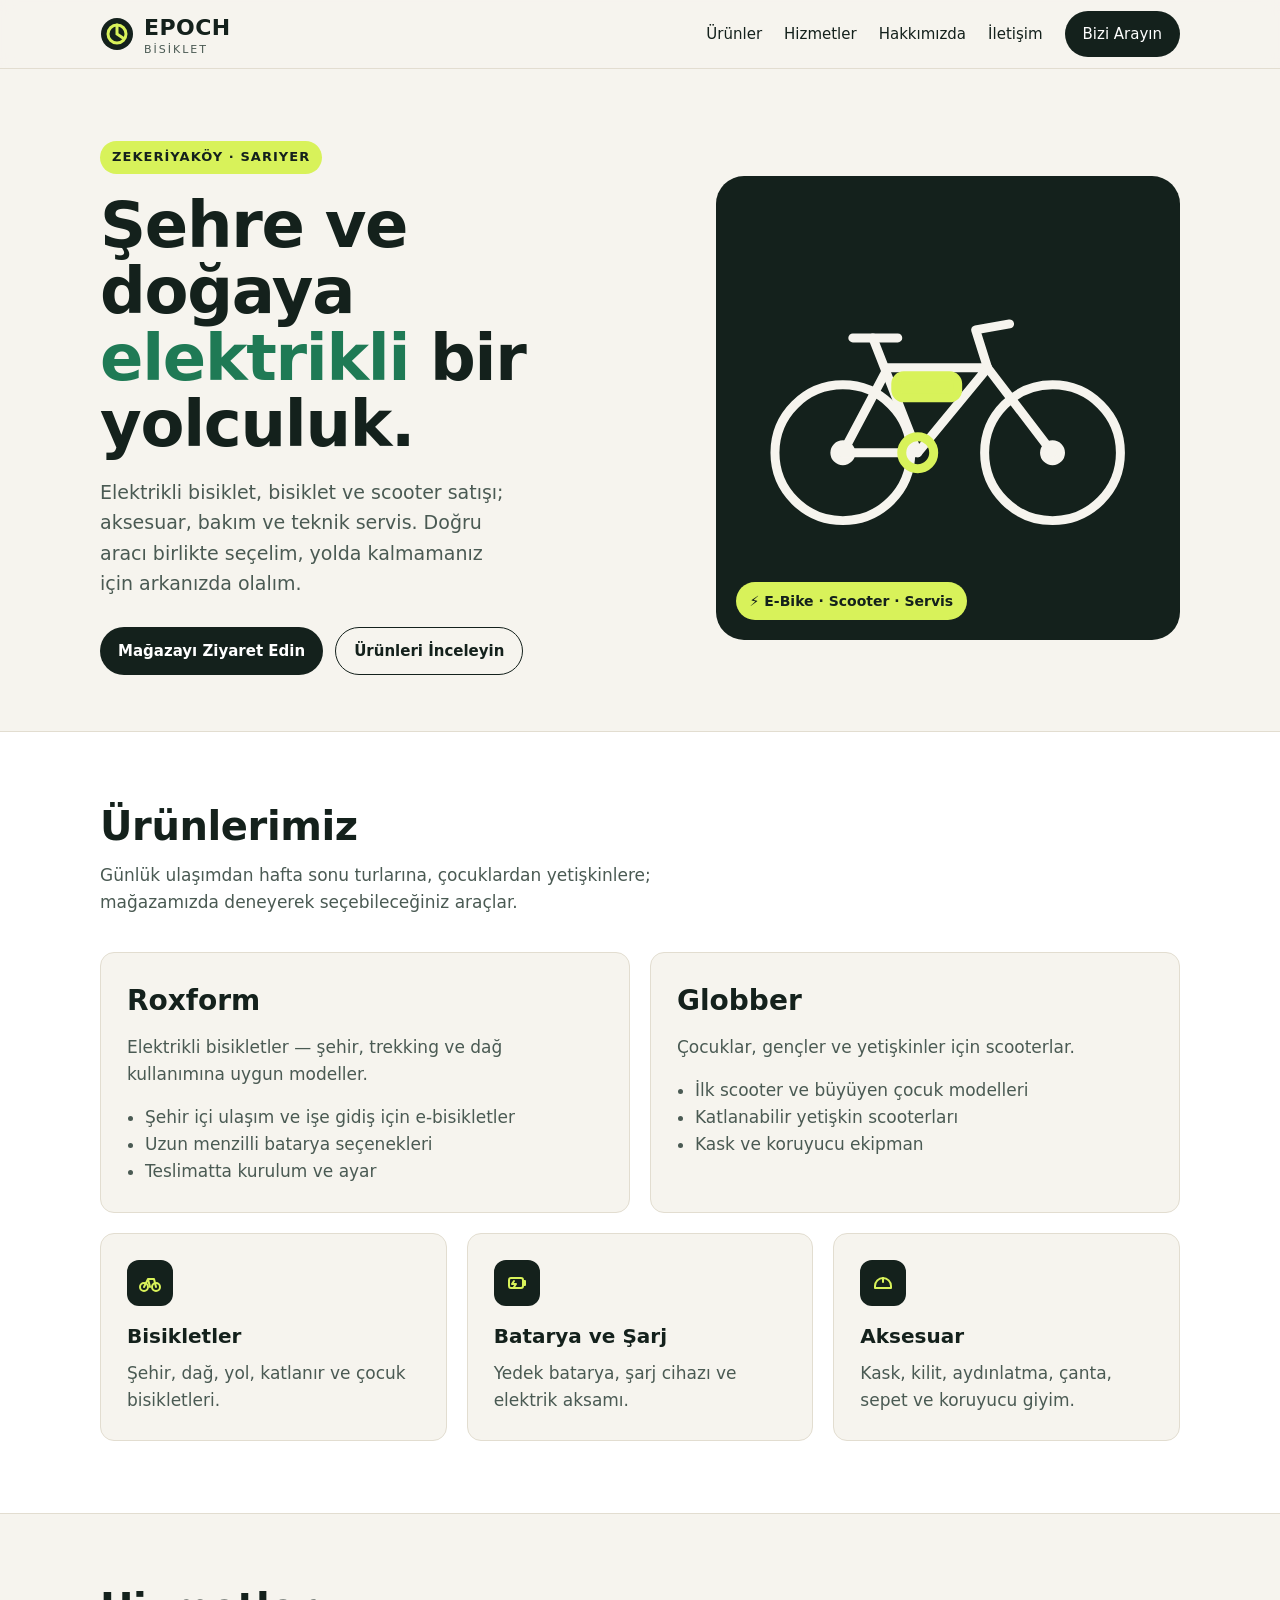
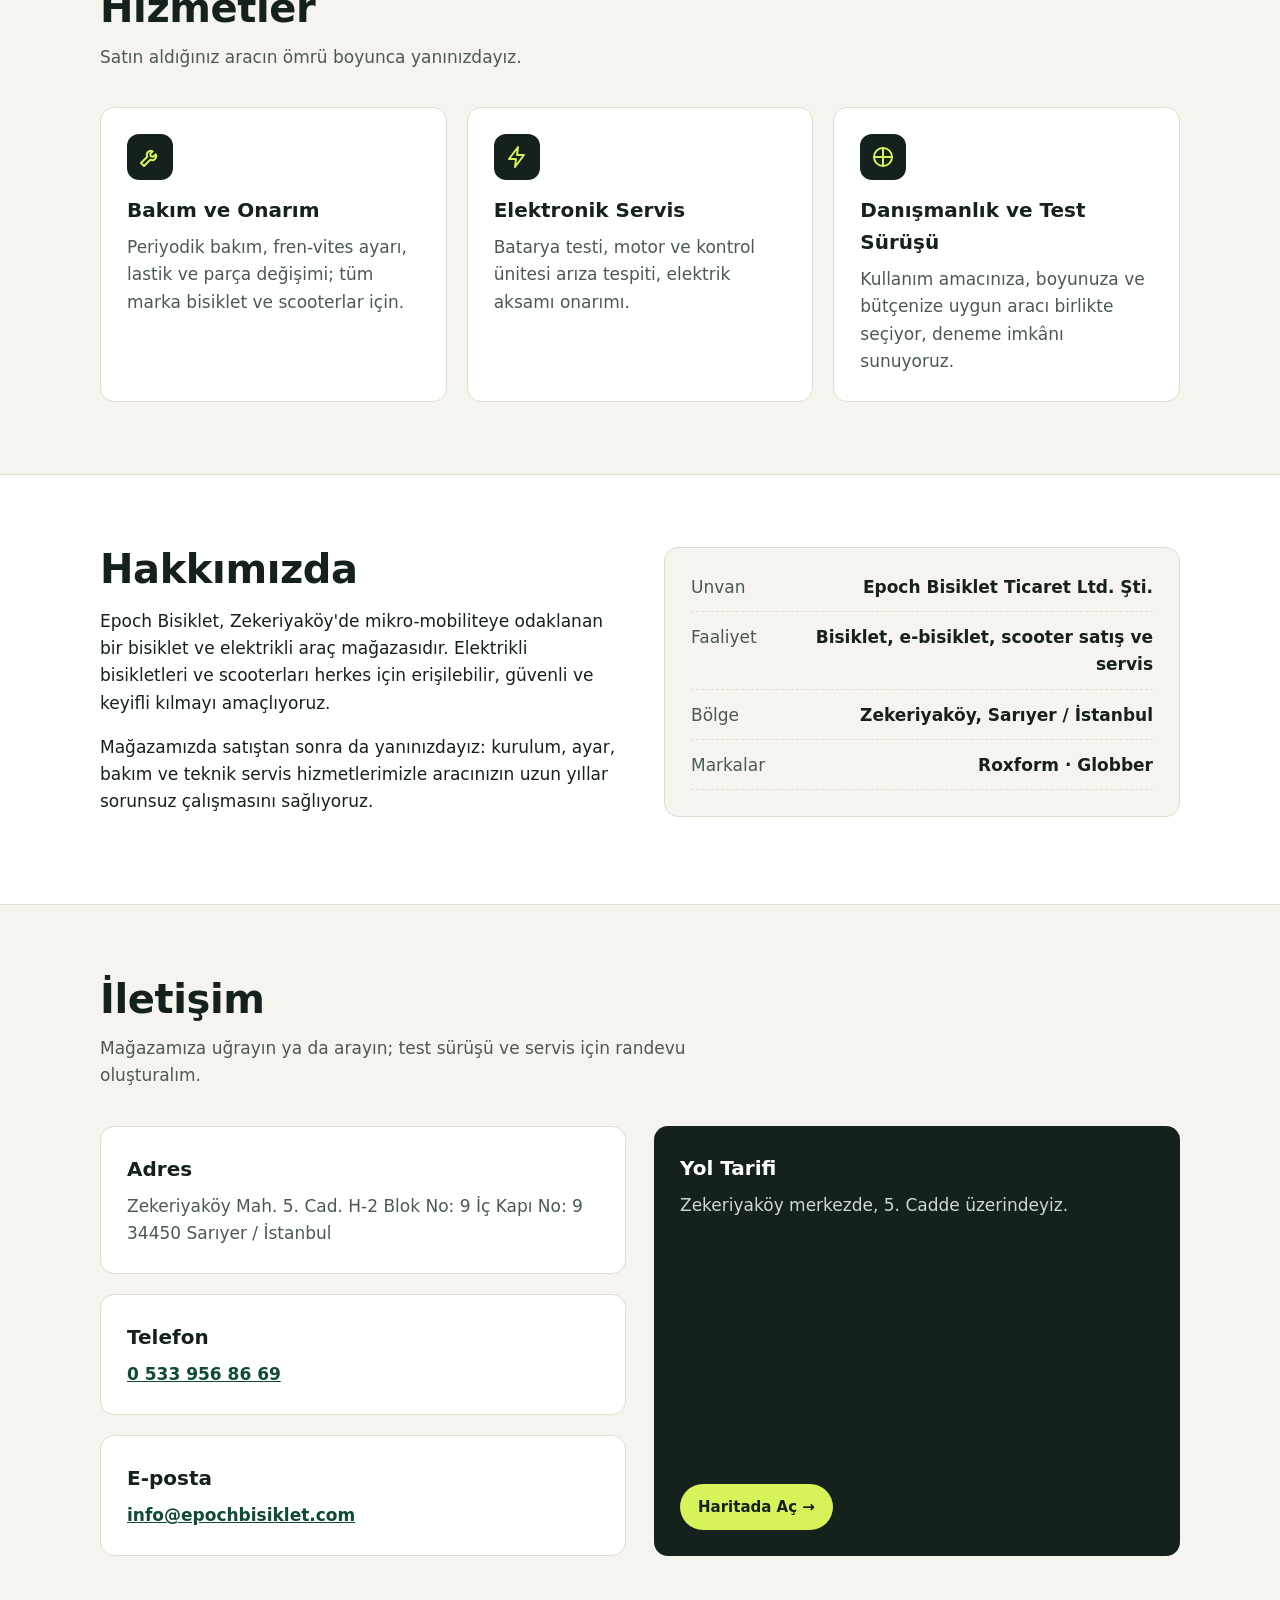
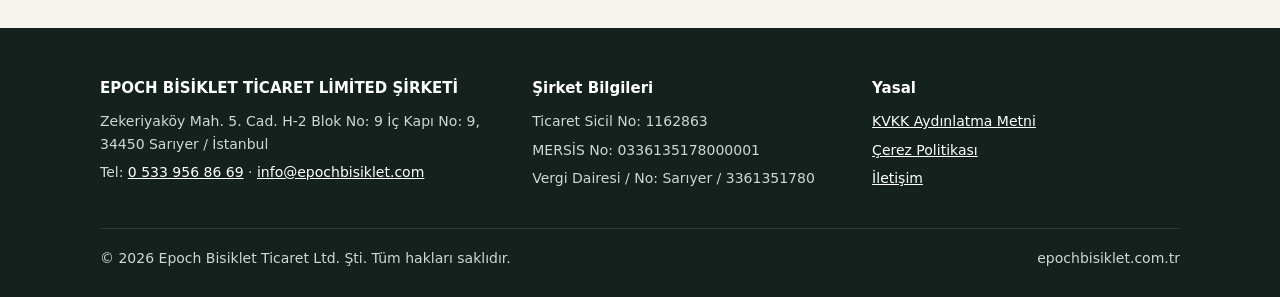
<file: index.html>
<!doctype html>
<html lang="tr">
<head>
<meta charset="utf-8">
<meta name="viewport" content="width=device-width,initial-scale=1">
<title>Epoch Bisiklet | Elektrikli Bisiklet ve Scooter – Zekeriyaköy, Sarıyer</title>
<meta name="description" content="Epoch Bisiklet: Zekeriyaköy, Sarıyer'de elektrikli bisiklet, bisiklet ve scooter satışı, aksesuar ve teknik servis. Roxform elektrikli bisikletleri ve Globber scooterları.">
<link rel="canonical" href="https://www.epochbisiklet.com.tr/">
<meta property="og:type" content="website">
<meta property="og:title" content="Epoch Bisiklet – Zekeriyaköy">
<meta property="og:description" content="Elektrikli bisiklet, bisiklet ve scooter satışı, aksesuar ve teknik servis.">
<meta property="og:url" content="https://www.epochbisiklet.com.tr/">
<meta property="og:locale" content="tr_TR">
<link rel="icon" href="favicon.svg" type="image/svg+xml">
<link rel="stylesheet" href="style.css">
<script type="application/ld+json">
{
  "@context":"https://schema.org",
  "@type":"BicycleStore",
  "name":"Epoch Bisiklet",
  "legalName":"Epoch Bisiklet Ticaret Limited Şirketi",
  "url":"https://www.epochbisiklet.com.tr/",
  "telephone":"+90-533-956-86-69",
  "taxID":"3361351780",
  "address":{
    "@type":"PostalAddress",
    "streetAddress":"Zekeriyaköy Mah. 5. Cad. H-2 Blok No: 9 İç Kapı No: 9",
    "addressLocality":"Sarıyer",
    "addressRegion":"İstanbul",
    "postalCode":"34450",
    "addressCountry":"TR"
  },
  "areaServed":["Zekeriyaköy","Sarıyer","İstanbul"]
}
</script>
</head>
<body>

<header class="top">
  <div class="wrap">
    <a class="brand" href="#">
      <svg width="34" height="34" viewBox="0 0 34 34" aria-hidden="true"><circle cx="17" cy="17" r="16" fill="#14211c"/><circle cx="17" cy="17" r="9" fill="none" stroke="#d8f25a" stroke-width="3"/><path d="M17 8v9l6 4" stroke="#d8f25a" stroke-width="3" fill="none" stroke-linecap="round"/></svg>
      <span>EPOCH<small>Bisiklet</small></span>
    </a>
    <button class="menu-toggle" aria-label="Menü" onclick="document.querySelector('.nav').classList.toggle('open')">☰</button>
    <nav class="nav">
      <a href="#urunler">Ürünler</a>
      <a href="#hizmetler">Hizmetler</a>
      <a href="#hakkimizda">Hakkımızda</a>
      <a href="#iletisim">İletişim</a>
      <a class="btn" href="tel:+905339568669">Bizi Arayın</a>
    </nav>
  </div>
</header>

<main>
  <section class="hero">
    <div class="wrap">
      <div>
        <span class="eyebrow">Zekeriyaköy · Sarıyer</span>
        <h1>Şehre ve doğaya <em>elektrikli</em> bir yolculuk.</h1>
        <p class="lead">Elektrikli bisiklet, bisiklet ve scooter satışı; aksesuar, bakım ve teknik servis. Doğru aracı birlikte seçelim, yolda kalmamanız için arkanızda olalım.</p>
        <div class="cta">
          <a class="btn" href="#iletisim">Mağazayı Ziyaret Edin</a>
          <a class="btn alt" href="#urunler">Ürünleri İnceleyin</a>
        </div>
      </div>
      <div class="hero-art" aria-hidden="true">
        <svg viewBox="0 0 400 260" fill="none" stroke="#f6f4ee" stroke-width="9" stroke-linecap="round" stroke-linejoin="round">
          <circle cx="95" cy="175" r="68"/>
          <circle cx="305" cy="175" r="68"/>
          <circle cx="95" cy="175" r="8" fill="#f6f4ee"/>
          <circle cx="305" cy="175" r="8" fill="#f6f4ee"/>
          <path d="M95 175 L170 175 L240 90 L140 90 Z"/>
          <path d="M170 175 L125 60"/>
          <path d="M105 60 L150 60"/>
          <path d="M240 90 L305 175"/>
          <path d="M240 90 L228 52 L262 46"/>
          <rect x="148" y="98" width="62" height="22" rx="8" fill="#d8f25a" stroke="#d8f25a"/>
          <circle cx="170" cy="175" r="16" stroke="#d8f25a"/>
        </svg>
        <span class="tag">⚡ E-Bike · Scooter · Servis</span>
      </div>
    </div>
  </section>

  <section id="urunler" class="alt">
    <div class="wrap">
      <h2>Ürünlerimiz</h2>
      <p class="sub">Günlük ulaşımdan hafta sonu turlarına, çocuklardan yetişkinlere; mağazamızda deneyerek seçebileceğiniz araçlar.</p>
      <div class="grid g2">
        <div class="card brand-card">
          <span class="name">Roxform</span>
          <p>Elektrikli bisikletler — şehir, trekking ve dağ kullanımına uygun modeller.</p>
          <ul>
            <li>Şehir içi ulaşım ve işe gidiş için e-bisikletler</li>
            <li>Uzun menzilli batarya seçenekleri</li>
            <li>Teslimatta kurulum ve ayar</li>
          </ul>
        </div>
        <div class="card brand-card">
          <span class="name">Globber</span>
          <p>Çocuklar, gençler ve yetişkinler için scooterlar.</p>
          <ul>
            <li>İlk scooter ve büyüyen çocuk modelleri</li>
            <li>Katlanabilir yetişkin scooterları</li>
            <li>Kask ve koruyucu ekipman</li>
          </ul>
        </div>
      </div>
      <div class="grid g3" style="margin-top:20px">
        <div class="card">
          <div class="ico"><svg viewBox="0 0 24 24"><circle cx="6" cy="16" r="4"/><circle cx="18" cy="16" r="4"/><path d="M6 16l4-8h6l2 8M10 8l2 8"/></svg></div>
          <h3>Bisikletler</h3>
          <p>Şehir, dağ, yol, katlanır ve çocuk bisikletleri.</p>
        </div>
        <div class="card">
          <div class="ico"><svg viewBox="0 0 24 24"><rect x="4" y="7" width="14" height="10" rx="2"/><path d="M18 10h2v4h-2M9 10l-2 3h4l-2 3"/></svg></div>
          <h3>Batarya ve Şarj</h3>
          <p>Yedek batarya, şarj cihazı ve elektrik aksamı.</p>
        </div>
        <div class="card">
          <div class="ico"><svg viewBox="0 0 24 24"><path d="M4 15a8 8 0 0 1 16 0v2H4z"/><path d="M12 7v4"/></svg></div>
          <h3>Aksesuar</h3>
          <p>Kask, kilit, aydınlatma, çanta, sepet ve koruyucu giyim.</p>
        </div>
      </div>
    </div>
  </section>

  <section id="hizmetler">
    <div class="wrap">
      <h2>Hizmetler</h2>
      <p class="sub">Satın aldığınız aracın ömrü boyunca yanınızdayız.</p>
      <div class="grid g3">
        <div class="card">
          <div class="ico"><svg viewBox="0 0 24 24"><path d="M14.7 6.3a4 4 0 0 0-5.4 5.4L3 18l3 3 6.3-6.3a4 4 0 0 0 5.4-5.4l-2.5 2.5-2.4-.6-.6-2.4z"/></svg></div>
          <h3>Bakım ve Onarım</h3>
          <p>Periyodik bakım, fren-vites ayarı, lastik ve parça değişimi; tüm marka bisiklet ve scooterlar için.</p>
        </div>
        <div class="card">
          <div class="ico"><svg viewBox="0 0 24 24"><path d="M13 2L4 14h7l-1 8 9-12h-7z"/></svg></div>
          <h3>Elektronik Servis</h3>
          <p>Batarya testi, motor ve kontrol ünitesi arıza tespiti, elektrik aksamı onarımı.</p>
        </div>
        <div class="card">
          <div class="ico"><svg viewBox="0 0 24 24"><path d="M3 12h18M12 3v18"/><circle cx="12" cy="12" r="9"/></svg></div>
          <h3>Danışmanlık ve Test Sürüşü</h3>
          <p>Kullanım amacınıza, boyunuza ve bütçenize uygun aracı birlikte seçiyor, deneme imkânı sunuyoruz.</p>
        </div>
      </div>
    </div>
  </section>

  <section id="hakkimizda" class="alt">
    <div class="wrap about">
      <div>
        <h2>Hakkımızda</h2>
        <p>Epoch Bisiklet, Zekeriyaköy'de mikro-mobiliteye odaklanan bir bisiklet ve elektrikli araç mağazasıdır. Elektrikli bisikletleri ve scooterları herkes için erişilebilir, güvenli ve keyifli kılmayı amaçlıyoruz.</p>
        <p>Mağazamızda satıştan sonra da yanınızdayız: kurulum, ayar, bakım ve teknik servis hizmetlerimizle aracınızın uzun yıllar sorunsuz çalışmasını sağlıyoruz.</p>
      </div>
      <div class="card">
        <ul class="facts">
          <li><span>Unvan</span><span>Epoch Bisiklet Ticaret Ltd. Şti.</span></li>
          <li><span>Faaliyet</span><span>Bisiklet, e-bisiklet, scooter satış ve servis</span></li>
          <li><span>Bölge</span><span>Zekeriyaköy, Sarıyer / İstanbul</span></li>
          <li><span>Markalar</span><span>Roxform · Globber</span></li>
        </ul>
      </div>
    </div>
  </section>

  <section id="iletisim">
    <div class="wrap">
      <h2>İletişim</h2>
      <p class="sub">Mağazamıza uğrayın ya da arayın; test sürüşü ve servis için randevu oluşturalım.</p>
      <div class="contact">
        <div class="grid">
          <div class="card">
            <h3 style="margin-top:0">Adres</h3>
            <p>Zekeriyaköy Mah. 5. Cad. H-2 Blok No: 9 İç Kapı No: 9<br>34450 Sarıyer / İstanbul</p>
          </div>
          <div class="card">
            <h3 style="margin-top:0">Telefon</h3>
            <p><a href="tel:+905339568669">0 533 956 86 69</a></p>
          </div>
          <div class="card">
            <h3 style="margin-top:0">E-posta</h3>
            <p><a href="mailto:info@epochbisiklet.com">info@epochbisiklet.com</a></p>
          </div>
        </div>
        <div class="card" style="display:flex;flex-direction:column;justify-content:space-between;background:var(--ink);color:#fff;border:0">
          <div><h3 style="margin-top:0;color:#fff">Yol Tarifi</h3><p style="color:#cfd8d3">Zekeriyaköy merkezde, 5. Cadde üzerindeyiz.</p></div>
          <p style="margin-top:24px"><a class="btn" style="background:var(--volt);color:var(--ink) !important" href="https://www.google.com/maps/search/?api=1&amp;query=Zekeriyak%C3%B6y+Mah.+5.+Cad.+Sar%C4%B1yer+%C4%B0stanbul" target="_blank" rel="noopener">Haritada Aç →</a></p>
        </div>
      </div>
    </div>
  </section>
</main>

<footer>
  <div class="wrap">
    <div class="cols">
      <div>
        <h4>EPOCH BİSİKLET TİCARET LİMİTED ŞİRKETİ</h4>
        <p>Zekeriyaköy Mah. 5. Cad. H-2 Blok No: 9 İç Kapı No: 9, 34450 Sarıyer / İstanbul</p>
        <p>Tel: <a href="tel:+905339568669">0 533 956 86 69</a> · <a href="mailto:info@epochbisiklet.com">info@epochbisiklet.com</a></p>
      </div>
      <div>
        <h4>Şirket Bilgileri</h4>
        <p>Ticaret Sicil No: 1162863</p>
        <p>MERSİS No: 0336135178000001</p>
        <p>Vergi Dairesi / No: Sarıyer / 3361351780</p>
      </div>
      <div>
        <h4>Yasal</h4>
        <p><a href="kvkk.html">KVKK Aydınlatma Metni</a></p>
        <p><a href="cerez-politikasi.html">Çerez Politikası</a></p>
        <p><a href="#iletisim">İletişim</a></p>
      </div>
    </div>
    <div class="legal">
      <span>© 2026 Epoch Bisiklet Ticaret Ltd. Şti. Tüm hakları saklıdır.</span>
      <span>epochbisiklet.com.tr</span>
    </div>
  </div>
</footer>
</body>
</html>
</file>
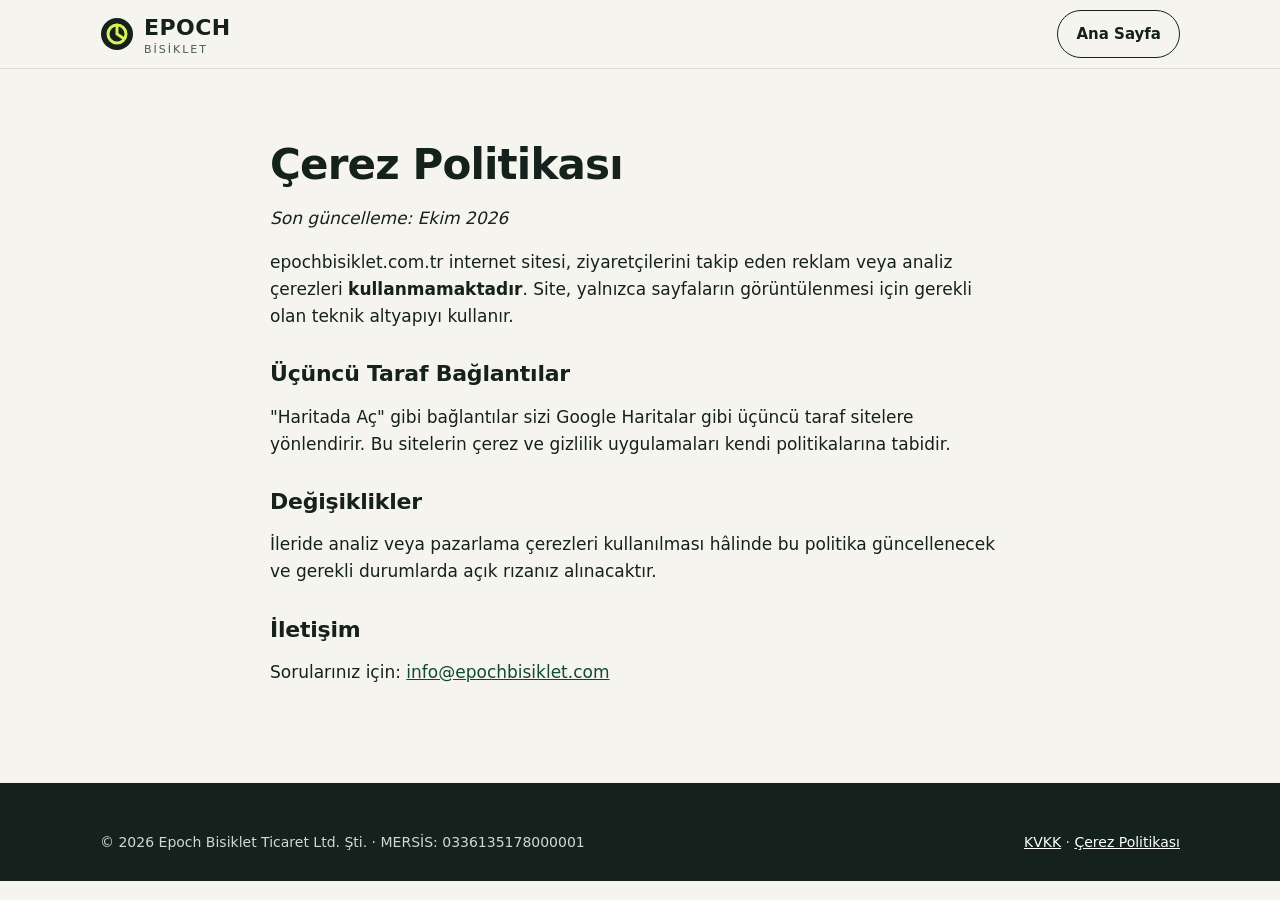
<file: cerez-politikasi.html>
<!doctype html>
<html lang="tr">
<head>
<meta charset="utf-8">
<meta name="viewport" content="width=device-width,initial-scale=1">
<title>Çerez Politikası | Epoch Bisiklet</title>
<link rel="icon" href="favicon.svg" type="image/svg+xml">
<link rel="stylesheet" href="style.css">
</head>
<body>
<header class="top"><div class="wrap"><a class="brand" href="index.html"><svg width="34" height="34" viewBox="0 0 34 34" aria-hidden="true"><circle cx="17" cy="17" r="16" fill="#14211c"/><circle cx="17" cy="17" r="9" fill="none" stroke="#d8f25a" stroke-width="3"/><path d="M17 8v9l6 4" stroke="#d8f25a" stroke-width="3" fill="none" stroke-linecap="round"/></svg><span>EPOCH<small>Bisiklet</small></span></a><a class="btn alt" href="index.html">Ana Sayfa</a></div></header>
<main class="doc">
<h1>Çerez Politikası</h1>
<p><em>Son güncelleme: Ekim 2026</em></p>
<p>epochbisiklet.com.tr internet sitesi, ziyaretçilerini takip eden reklam veya analiz çerezleri <strong>kullanmamaktadır</strong>. Site, yalnızca sayfaların görüntülenmesi için gerekli olan teknik altyapıyı kullanır.</p>
<h2>Üçüncü Taraf Bağlantılar</h2>
<p>"Haritada Aç" gibi bağlantılar sizi Google Haritalar gibi üçüncü taraf sitelere yönlendirir. Bu sitelerin çerez ve gizlilik uygulamaları kendi politikalarına tabidir.</p>
<h2>Değişiklikler</h2>
<p>İleride analiz veya pazarlama çerezleri kullanılması hâlinde bu politika güncellenecek ve gerekli durumlarda açık rızanız alınacaktır.</p>
<h2>İletişim</h2>
<p>Sorularınız için: <a href="mailto:info@epochbisiklet.com">info@epochbisiklet.com</a></p>
</main>
<footer><div class="wrap"><div class="legal" style="border:0;margin:0;padding:0"><span>© 2026 Epoch Bisiklet Ticaret Ltd. Şti. · MERSİS: 0336135178000001</span><span><a href="kvkk.html">KVKK</a> · <a href="cerez-politikasi.html">Çerez Politikası</a></span></div></div></footer>
</body></html>
</file>
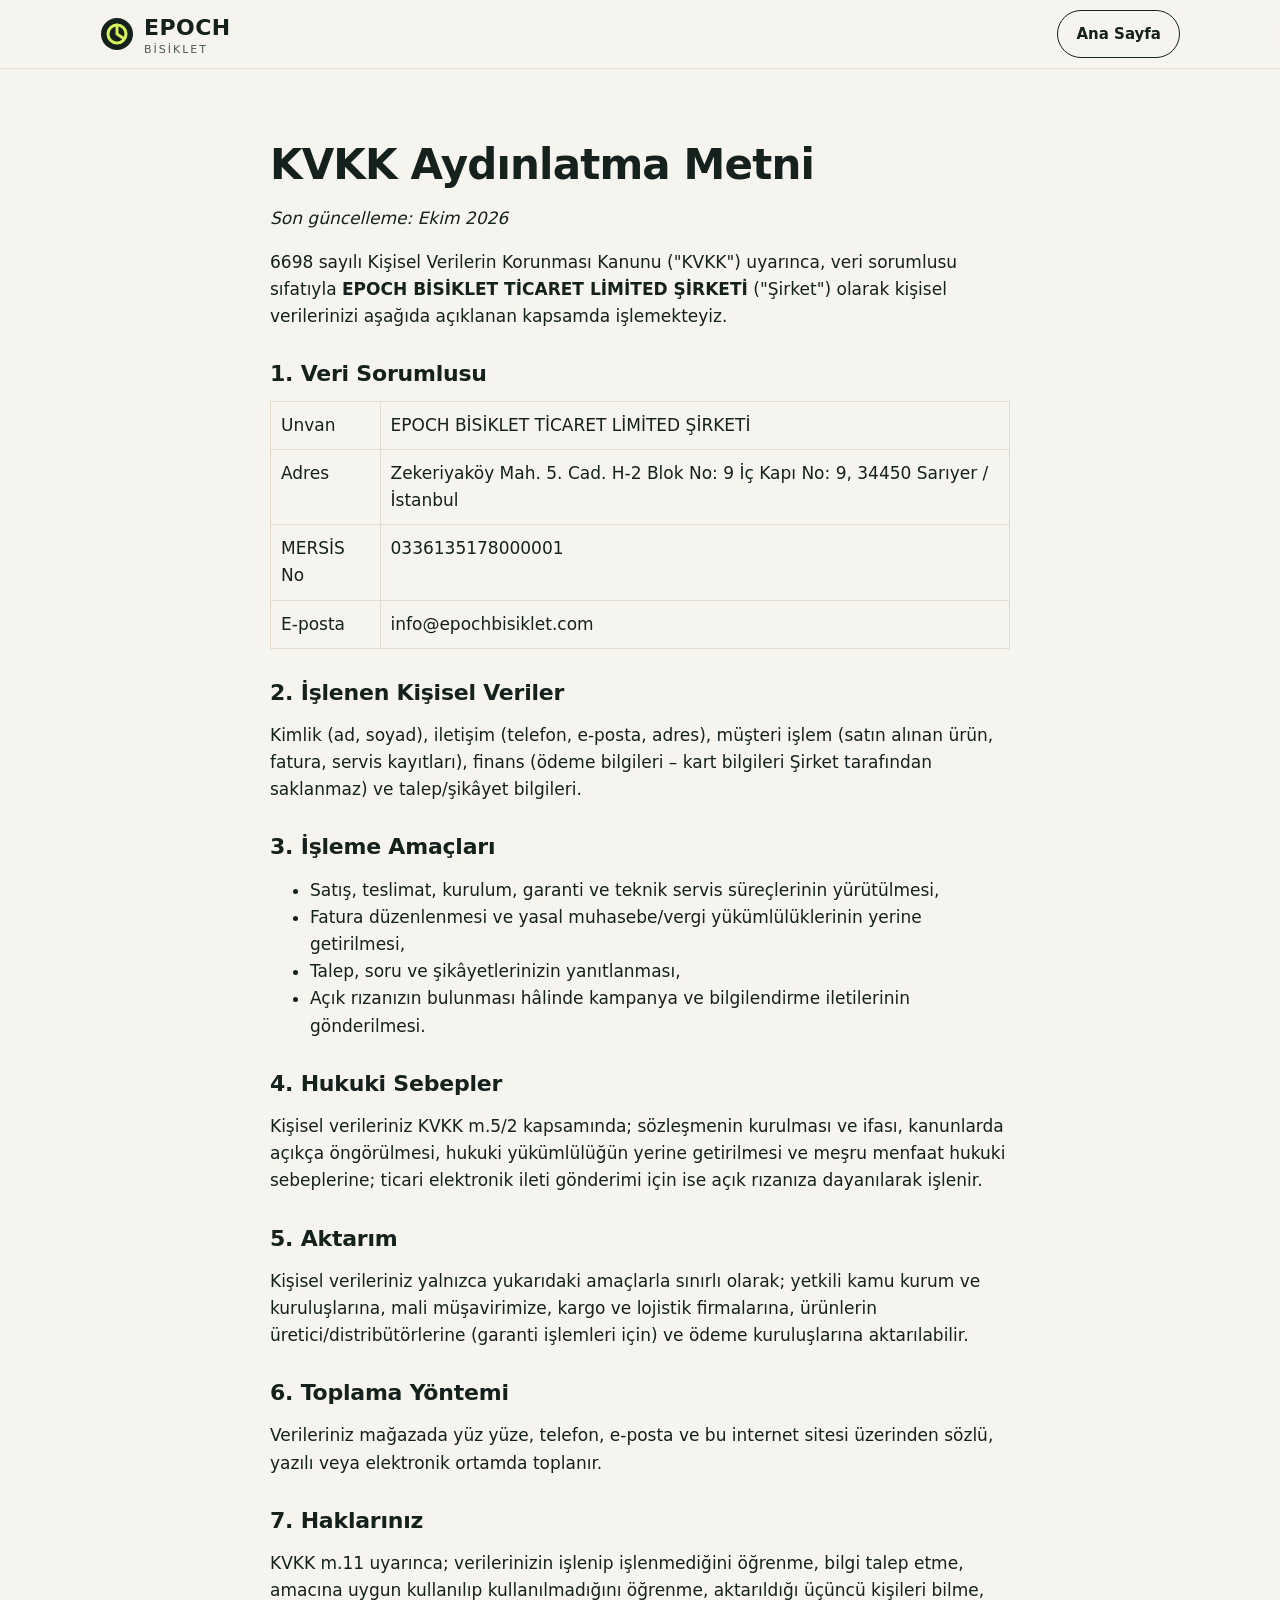
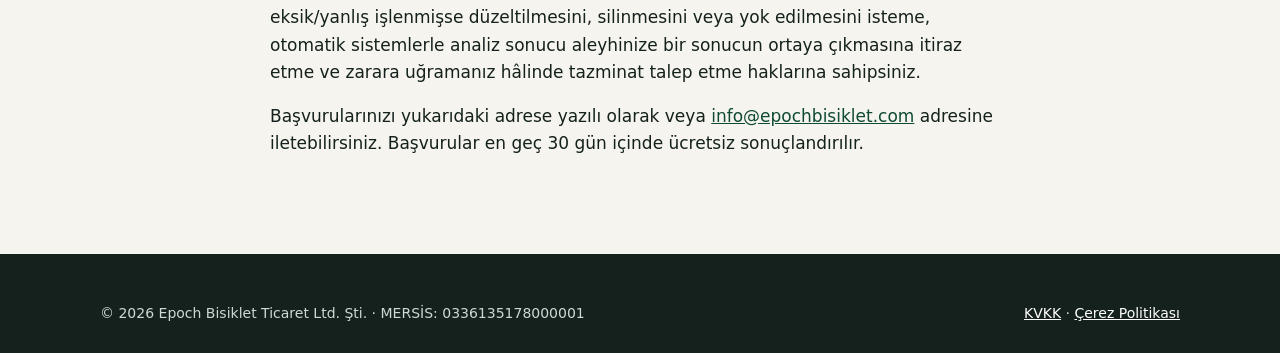
<file: kvkk.html>
<!doctype html>
<html lang="tr">
<head>
<meta charset="utf-8">
<meta name="viewport" content="width=device-width,initial-scale=1">
<title>KVKK Aydınlatma Metni | Epoch Bisiklet</title>
<link rel="icon" href="favicon.svg" type="image/svg+xml">
<link rel="stylesheet" href="style.css">
</head>
<body>
<header class="top"><div class="wrap"><a class="brand" href="index.html"><svg width="34" height="34" viewBox="0 0 34 34" aria-hidden="true"><circle cx="17" cy="17" r="16" fill="#14211c"/><circle cx="17" cy="17" r="9" fill="none" stroke="#d8f25a" stroke-width="3"/><path d="M17 8v9l6 4" stroke="#d8f25a" stroke-width="3" fill="none" stroke-linecap="round"/></svg><span>EPOCH<small>Bisiklet</small></span></a><a class="btn alt" href="index.html">Ana Sayfa</a></div></header>
<main class="doc">
<h1>KVKK Aydınlatma Metni</h1>
<p><em>Son güncelleme: Ekim 2026</em></p>
<p>6698 sayılı Kişisel Verilerin Korunması Kanunu ("KVKK") uyarınca, veri sorumlusu sıfatıyla <strong>EPOCH BİSİKLET TİCARET LİMİTED ŞİRKETİ</strong> ("Şirket") olarak kişisel verilerinizi aşağıda açıklanan kapsamda işlemekteyiz.</p>
<h2>1. Veri Sorumlusu</h2>
<table>
<tr><td>Unvan</td><td>EPOCH BİSİKLET TİCARET LİMİTED ŞİRKETİ</td></tr>
<tr><td>Adres</td><td>Zekeriyaköy Mah. 5. Cad. H-2 Blok No: 9 İç Kapı No: 9, 34450 Sarıyer / İstanbul</td></tr>
<tr><td>MERSİS No</td><td>0336135178000001</td></tr>
<tr><td>E-posta</td><td>info@epochbisiklet.com</td></tr>
</table>
<h2>2. İşlenen Kişisel Veriler</h2>
<p>Kimlik (ad, soyad), iletişim (telefon, e-posta, adres), müşteri işlem (satın alınan ürün, fatura, servis kayıtları), finans (ödeme bilgileri – kart bilgileri Şirket tarafından saklanmaz) ve talep/şikâyet bilgileri.</p>
<h2>3. İşleme Amaçları</h2>
<ul>
<li>Satış, teslimat, kurulum, garanti ve teknik servis süreçlerinin yürütülmesi,</li>
<li>Fatura düzenlenmesi ve yasal muhasebe/vergi yükümlülüklerinin yerine getirilmesi,</li>
<li>Talep, soru ve şikâyetlerinizin yanıtlanması,</li>
<li>Açık rızanızın bulunması hâlinde kampanya ve bilgilendirme iletilerinin gönderilmesi.</li>
</ul>
<h2>4. Hukuki Sebepler</h2>
<p>Kişisel verileriniz KVKK m.5/2 kapsamında; sözleşmenin kurulması ve ifası, kanunlarda açıkça öngörülmesi, hukuki yükümlülüğün yerine getirilmesi ve meşru menfaat hukuki sebeplerine; ticari elektronik ileti gönderimi için ise açık rızanıza dayanılarak işlenir.</p>
<h2>5. Aktarım</h2>
<p>Kişisel verileriniz yalnızca yukarıdaki amaçlarla sınırlı olarak; yetkili kamu kurum ve kuruluşlarına, mali müşavirimize, kargo ve lojistik firmalarına, ürünlerin üretici/distribütörlerine (garanti işlemleri için) ve ödeme kuruluşlarına aktarılabilir.</p>
<h2>6. Toplama Yöntemi</h2>
<p>Verileriniz mağazada yüz yüze, telefon, e-posta ve bu internet sitesi üzerinden sözlü, yazılı veya elektronik ortamda toplanır.</p>
<h2>7. Haklarınız</h2>
<p>KVKK m.11 uyarınca; verilerinizin işlenip işlenmediğini öğrenme, bilgi talep etme, amacına uygun kullanılıp kullanılmadığını öğrenme, aktarıldığı üçüncü kişileri bilme, eksik/yanlış işlenmişse düzeltilmesini, silinmesini veya yok edilmesini isteme, otomatik sistemlerle analiz sonucu aleyhinize bir sonucun ortaya çıkmasına itiraz etme ve zarara uğramanız hâlinde tazminat talep etme haklarına sahipsiniz.</p>
<p>Başvurularınızı yukarıdaki adrese yazılı olarak veya <a href="mailto:info@epochbisiklet.com">info@epochbisiklet.com</a> adresine iletebilirsiniz. Başvurular en geç 30 gün içinde ücretsiz sonuçlandırılır.</p>
</main>
<footer><div class="wrap"><div class="legal" style="border:0;margin:0;padding:0"><span>© 2026 Epoch Bisiklet Ticaret Ltd. Şti. · MERSİS: 0336135178000001</span><span><a href="kvkk.html">KVKK</a> · <a href="cerez-politikasi.html">Çerez Politikası</a></span></div></div></footer>
</body></html>
</file>
<file: style.css>
:root{
  --ink:#14211c;
  --ink-soft:#4a5a53;
  --paper:#f6f4ee;
  --card:#ffffff;
  --line:#e2ddd0;
  --accent:#1f7a55;
  --accent-ink:#0f4a33;
  --volt:#d8f25a;
  --radius:14px;
  --max:1120px;
  font-family:system-ui,-apple-system,"Segoe UI",Roboto,sans-serif;
  color:var(--ink);
  background:var(--paper);
}
*{box-sizing:border-box}
html{scroll-behavior:smooth}
body{margin:0;background:var(--paper);color:var(--ink);line-height:1.6;font-size:17px}
img,svg{max-width:100%;display:block}
a{color:var(--accent-ink)}
.wrap{max-width:var(--max);margin:0 auto;padding:0 20px}

/* header */
.top{position:sticky;top:0;z-index:20;background:rgba(246,244,238,.92);backdrop-filter:blur(8px);border-bottom:1px solid var(--line)}
.top .wrap{display:flex;align-items:center;justify-content:space-between;height:68px;gap:16px}
.brand{display:flex;align-items:center;gap:10px;text-decoration:none;color:var(--ink);font-family:system-ui,-apple-system,"Segoe UI",sans-serif;font-weight:700;font-size:22px;letter-spacing:.02em}
.brand small{display:block;font-weight:500;font-size:11px;letter-spacing:.18em;color:var(--ink-soft);text-transform:uppercase;margin-top:-4px}
.nav{display:flex;gap:22px;align-items:center}
.nav a{text-decoration:none;color:var(--ink);font-weight:500;font-size:15px}
.nav a:hover{color:var(--accent)}
.btn{display:inline-flex;align-items:center;gap:8px;background:var(--ink);color:#fff !important;padding:11px 18px;border-radius:999px;text-decoration:none;font-weight:600;font-size:15px;border:0}
.btn.alt{background:transparent;color:var(--ink) !important;border:1.5px solid var(--ink)}
.btn:hover{background:var(--accent)}
.btn.alt:hover{background:var(--ink);color:#fff !important}
.menu-toggle{display:none;background:none;border:0;font-size:26px;cursor:pointer;color:var(--ink)}

/* hero */
.hero{padding:72px 0 56px}
.hero .wrap{display:grid;grid-template-columns:1.1fr .9fr;gap:48px;align-items:center}
.eyebrow{display:inline-block;background:var(--volt);color:var(--ink);font-weight:600;font-size:13px;letter-spacing:.08em;text-transform:uppercase;padding:6px 12px;border-radius:999px}
h1{font-family:system-ui,-apple-system,"Segoe UI",sans-serif;font-size:clamp(38px,5.4vw,64px);line-height:1.04;margin:18px 0 18px;letter-spacing:-.02em}
h1 em{font-style:normal;color:var(--accent)}
.lead{font-size:19px;color:var(--ink-soft);max-width:34ch}
.cta{display:flex;gap:12px;flex-wrap:wrap;margin-top:28px}
.hero-art{background:var(--ink);border-radius:28px;aspect-ratio:1/1;display:grid;place-items:center;position:relative;overflow:hidden}
.hero-art svg{width:86%}
.hero-art .tag{position:absolute;left:20px;bottom:20px;background:var(--volt);color:var(--ink);font-weight:700;padding:8px 14px;border-radius:999px;font-size:14px}

/* sections */
section{padding:72px 0}
section.alt{background:var(--card);border-top:1px solid var(--line);border-bottom:1px solid var(--line)}
h2{font-family:system-ui,-apple-system,"Segoe UI",sans-serif;font-size:clamp(28px,3.6vw,40px);line-height:1.1;margin:0 0 14px;letter-spacing:-.01em}
.sub{color:var(--ink-soft);max-width:60ch;margin:0 0 36px}
.grid{display:grid;gap:20px}
.g3{grid-template-columns:repeat(3,1fr)}
.g2{grid-template-columns:repeat(2,1fr)}
.card{background:var(--card);border:1px solid var(--line);border-radius:var(--radius);padding:26px}
section.alt .card{background:var(--paper)}
.card h3{margin:14px 0 8px;font-size:20px}
.card p{margin:0;color:var(--ink-soft)}
.ico{width:46px;height:46px;border-radius:12px;background:var(--ink);display:grid;place-items:center}
.ico svg{width:24px;height:24px;stroke:var(--volt);fill:none;stroke-width:2;stroke-linecap:round;stroke-linejoin:round}
.brand-card{display:flex;flex-direction:column;gap:10px}
.brand-card .name{font-family:system-ui,-apple-system,"Segoe UI",sans-serif;font-size:28px;font-weight:700}
.brand-card ul{margin:6px 0 0;padding-left:18px;color:var(--ink-soft)}
.about{display:grid;grid-template-columns:1fr 1fr;gap:48px;align-items:start}
.facts{list-style:none;margin:0;padding:0;display:grid;gap:12px}
.facts li{display:flex;justify-content:space-between;gap:16px;border-bottom:1px dashed var(--line);padding-bottom:10px}
.facts span:first-child{color:var(--ink-soft)}
.facts span:last-child{font-weight:600;text-align:right}

/* contact */
.contact{display:grid;grid-template-columns:1fr 1fr;gap:28px}
.contact .card a{font-weight:600}
.map{border:0;width:100%;height:100%;min-height:320px;border-radius:var(--radius)}

/* footer */
footer{background:var(--ink);color:#cfd8d3;padding:48px 0 28px;font-size:14px}
footer a{color:#fff}
footer .cols{display:grid;grid-template-columns:1.3fr 1fr 1fr;gap:32px}
footer h4{color:#fff;margin:0 0 10px;font-size:15px}
footer p{margin:0 0 6px}
footer .legal{border-top:1px solid #2c3a34;margin-top:32px;padding-top:18px;display:flex;justify-content:space-between;gap:16px;flex-wrap:wrap}

/* doc pages */
.doc{max-width:780px;margin:0 auto;padding:56px 20px 80px}
.doc h1{font-size:clamp(30px,4vw,42px)}
.doc h2{font-size:22px;margin-top:32px}
.doc table{width:100%;border-collapse:collapse;margin:12px 0}
.doc td,.doc th{border:1px solid var(--line);padding:10px;text-align:left;vertical-align:top}

@media (max-width:860px){
  .hero .wrap,.about,.contact,footer .cols{grid-template-columns:1fr}
  .g3,.g2{grid-template-columns:1fr}
  .nav{display:none;position:absolute;top:68px;left:0;right:0;background:var(--paper);flex-direction:column;padding:16px 20px;border-bottom:1px solid var(--line);align-items:flex-start}
  .nav.open{display:flex}
  .menu-toggle{display:block}
  .hero{padding:40px 0}
  section{padding:52px 0}
}
</file>
